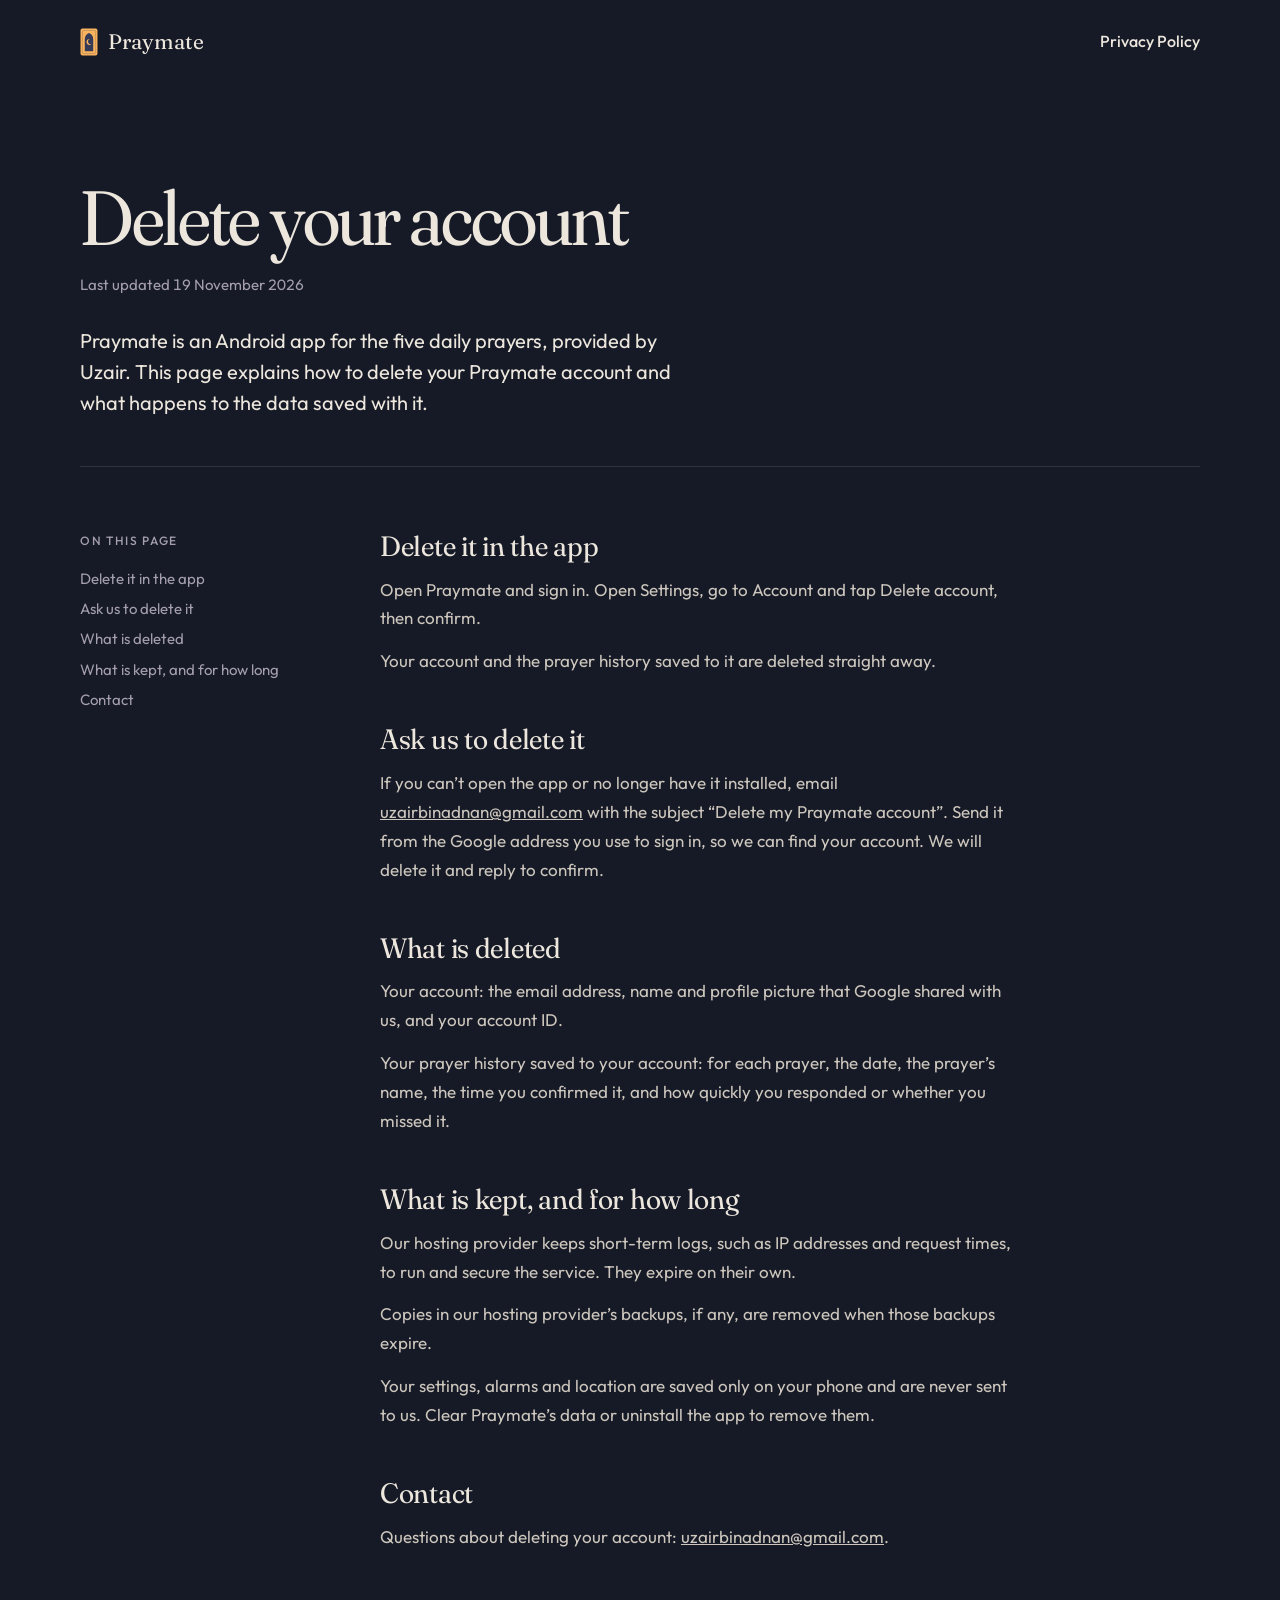
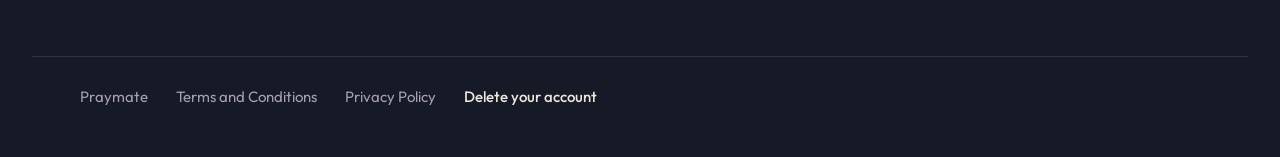
<file: delete-account.html>
<!doctype html>
<html lang="en" data-scene="dawn">
<head>
  <meta charset="utf-8">
  <meta name="viewport" content="width=device-width, initial-scale=1, viewport-fit=cover">
  <!-- The page has its own colors for each time of day. Stop browsers and
       dark mode extensions from recoloring it. -->
  <meta name="color-scheme" content="light dark">
  <meta name="darkreader-lock">
  <title>Delete your account, Praymate</title>
  <meta name="description" content="How to delete your Praymate account and the prayer history saved to it.">
  <meta name="theme-color" content="#151A26">
  <link rel="icon" href="assets/icon.svg" type="image/svg+xml">
  <link rel="apple-touch-icon" href="assets/icon-180.png">
  <link rel="preconnect" href="https://fonts.googleapis.com">
  <link rel="preconnect" href="https://fonts.gstatic.com" crossorigin>
  <link rel="stylesheet" href="https://fonts.googleapis.com/css2?family=Fraunces:opsz,wght,SOFT@9..144,300..600,0..100&display=swap">
  <link rel="stylesheet" href="styles.css">
</head>
<body class="legal-page">
  <a class="skip" href="#main">Skip to content</a>
  <header class="legal-header">
    <a class="brand" href="index.html">
      <img class="brand-mark" src="assets/logo.svg" alt="" width="20" height="30">
      <span>Praymate</span>
    </a>
    <a class="header-link" href="privacy.html">Privacy Policy</a>
  </header>

  <main id="main" class="legal">
    <div class="legal-head">
      <h1>Delete your account</h1>
      <p class="legal-updated">Last updated 19 November 2026</p>
      <p class="legal-intro">Praymate is an Android app for the five daily prayers, provided by Uzair. This page explains how to delete your Praymate account and what happens to the data saved with it.</p>
    </div>
    <div class="legal-layout">
      <nav class="legal-toc" aria-label="Sections">
        <p>On this page</p>
        <ol>
          <li><a href="#in-the-app">Delete it in the app</a></li>
          <li><a href="#by-email">Ask us to delete it</a></li>
          <li><a href="#what-is-deleted">What is deleted</a></li>
          <li><a href="#what-is-kept">What is kept, and for how long</a></li>
          <li><a href="#contact">Contact</a></li>
        </ol>
      </nav>
      <div class="legal-body">
        <section id="in-the-app">
          <h2>Delete it in the app</h2>
          <p>Open Praymate and sign in. Open Settings, go to Account and tap Delete account, then confirm.</p>
          <p>Your account and the prayer history saved to it are deleted straight away.</p>
        </section>
        <section id="by-email">
          <h2>Ask us to delete it</h2>
          <p>If you can’t open the app or no longer have it installed, email <a href="mailto:uzairbinadnan@gmail.com?subject=Delete%20my%20Praymate%20account">uzairbinadnan@gmail.com</a> with the subject “Delete my Praymate account”. Send it from the Google address you use to sign in, so we can find your account. We will delete it and reply to confirm.</p>
        </section>
        <section id="what-is-deleted">
          <h2>What is deleted</h2>
          <p>Your account: the email address, name and profile picture that Google shared with us, and your account ID.</p>
          <p>Your prayer history saved to your account: for each prayer, the date, the prayer’s name, the time you confirmed it, and how quickly you responded or whether you missed it.</p>
        </section>
        <section id="what-is-kept">
          <h2>What is kept, and for how long</h2>
          <p>Our hosting provider keeps short-term logs, such as IP addresses and request times, to run and secure the service. They expire on their own.</p>
          <p>Copies in our hosting provider’s backups, if any, are removed when those backups expire.</p>
          <p>Your settings, alarms and location are saved only on your phone and are never sent to us. Clear Praymate’s data or uninstall the app to remove them.</p>
        </section>
        <section id="contact">
          <h2>Contact</h2>
          <p>Questions about deleting your account: <a href="mailto:uzairbinadnan@gmail.com">uzairbinadnan@gmail.com</a>.</p>
        </section>
      </div>
    </div>
  </main>

  <footer class="legal-footer">
    <a href="index.html">Praymate</a>
    <a href="terms.html">Terms and Conditions</a>
    <a href="privacy.html">Privacy Policy</a>
    <a href="delete-account.html" aria-current="page">Delete your account</a>
  </footer>
</body>
</html>
</file>
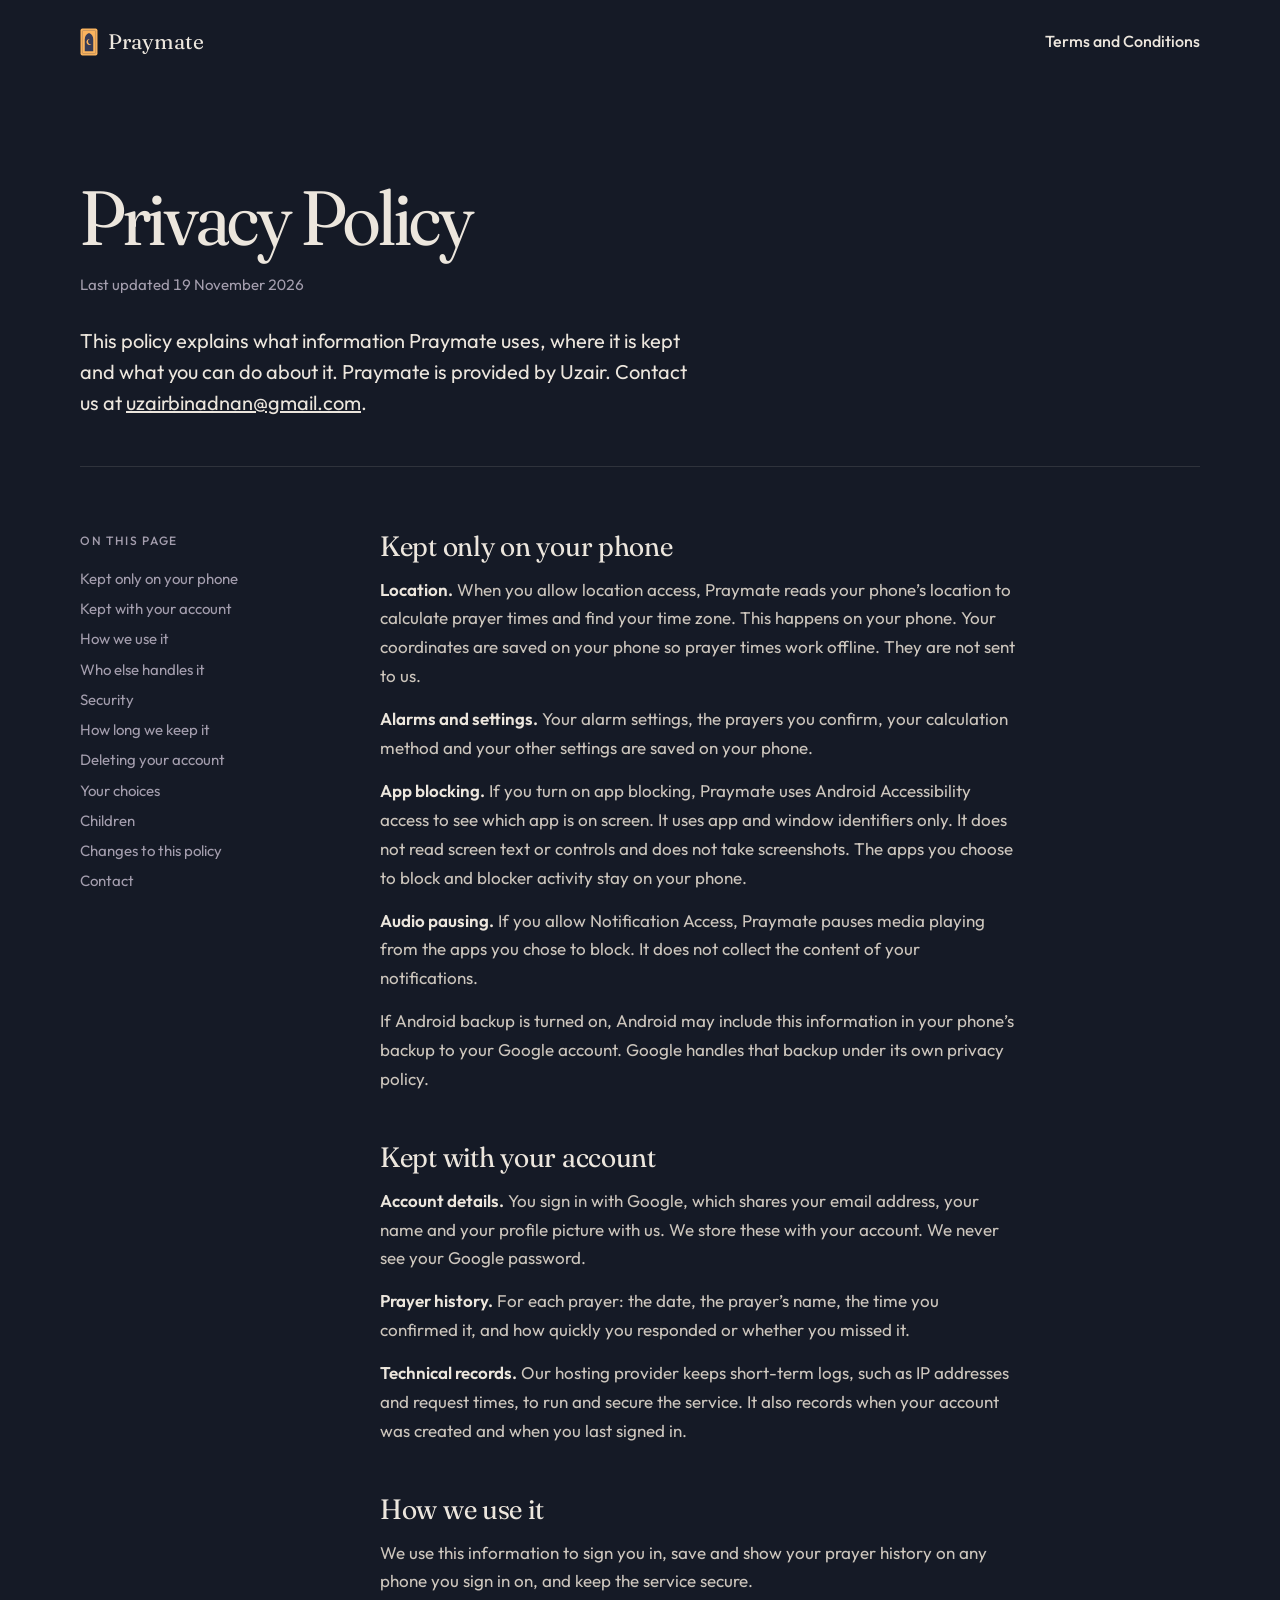
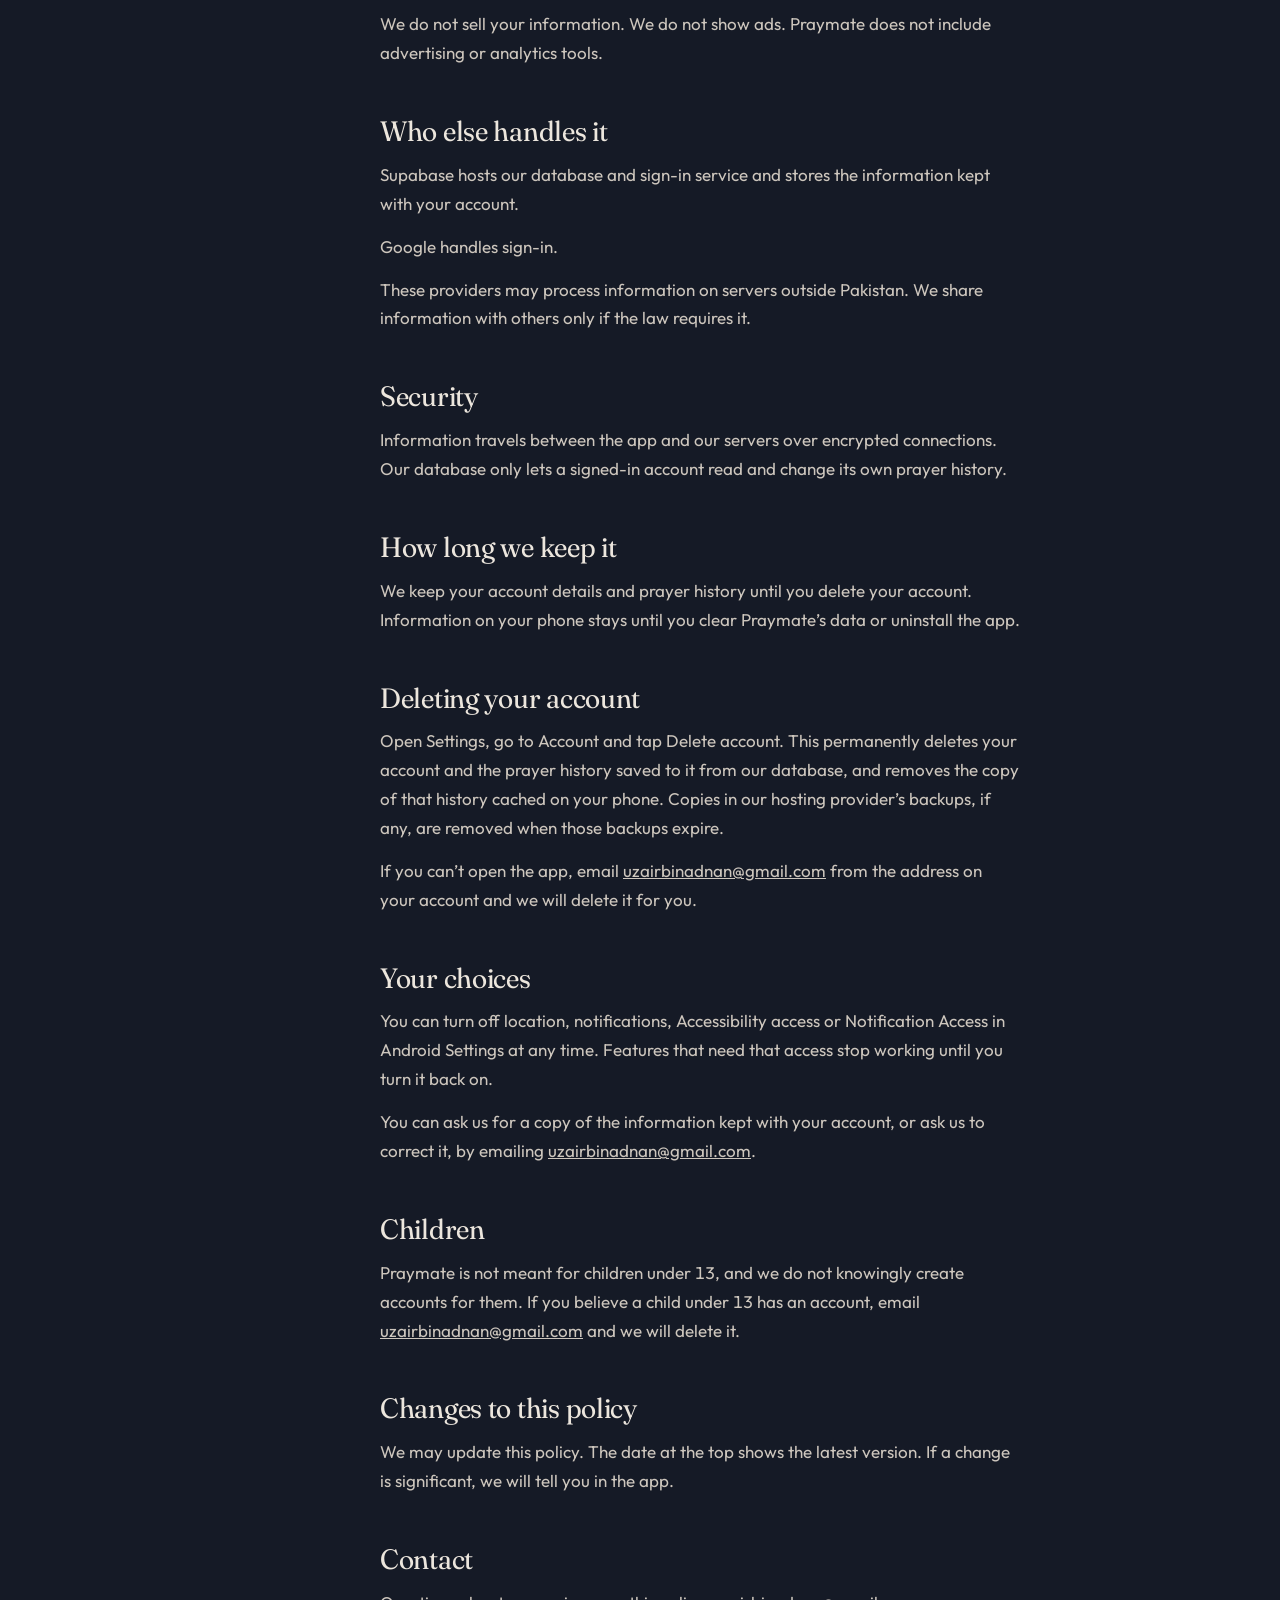
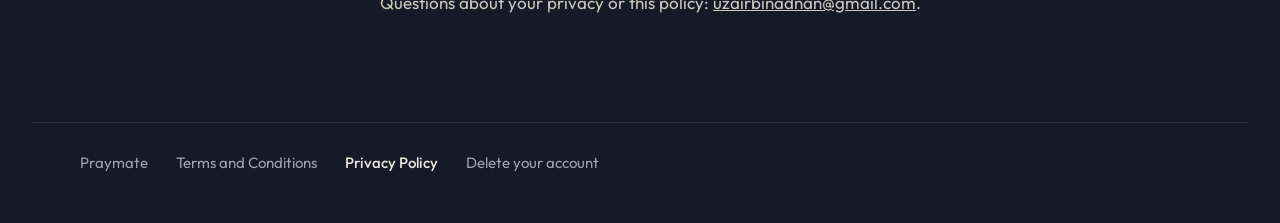
<file: privacy.html>
<!doctype html>
<html lang="en" data-scene="dawn">
<head>
  <meta charset="utf-8">
  <meta name="viewport" content="width=device-width, initial-scale=1, viewport-fit=cover">
  <!-- The page has its own colors for each time of day. Stop browsers and
       dark mode extensions from recoloring it. -->
  <meta name="color-scheme" content="light dark">
  <meta name="darkreader-lock">
  <title>Privacy Policy, Praymate</title>
  <meta name="description" content="The privacy policy for Praymate, the Android app for the five daily prayers.">
  <meta name="theme-color" content="#151A26">
  <link rel="icon" href="assets/icon.svg" type="image/svg+xml">
  <link rel="apple-touch-icon" href="assets/icon-180.png">
  <link rel="preconnect" href="https://fonts.googleapis.com">
  <link rel="preconnect" href="https://fonts.gstatic.com" crossorigin>
  <link rel="stylesheet" href="https://fonts.googleapis.com/css2?family=Fraunces:opsz,wght,SOFT@9..144,300..600,0..100&display=swap">
  <link rel="stylesheet" href="styles.css">
</head>
<body class="legal-page">
  <a class="skip" href="#main">Skip to content</a>
  <!-- Generated from the app's lib/data/legal_documents.dart. Update the app's
       file first, then copy the change here. -->
  <header class="legal-header">
    <a class="brand" href="index.html">
      <img class="brand-mark" src="assets/logo.svg" alt="" width="20" height="30">
      <span>Praymate</span>
    </a>
    <a class="header-link" href="terms.html">Terms and Conditions</a>
  </header>

  <main id="main" class="legal">
    <div class="legal-head">
      <h1>Privacy Policy</h1>
      <p class="legal-updated">Last updated 19 November 2026</p>
      <p class="legal-intro">This policy explains what information Praymate uses, where it is kept and what you can do about it. Praymate is provided by Uzair. Contact us at <a href="mailto:uzairbinadnan@gmail.com">uzairbinadnan@gmail.com</a>.</p>
    </div>
    <div class="legal-layout">
      <nav class="legal-toc" aria-label="Sections">
        <p>On this page</p>
        <ol>
          <li><a href="#kept-only-on-your-phone">Kept only on your phone</a></li>
          <li><a href="#kept-with-your-account">Kept with your account</a></li>
          <li><a href="#how-we-use-it">How we use it</a></li>
          <li><a href="#who-else-handles-it">Who else handles it</a></li>
          <li><a href="#security">Security</a></li>
          <li><a href="#how-long-we-keep-it">How long we keep it</a></li>
          <li><a href="#deleting-your-account">Deleting your account</a></li>
          <li><a href="#your-choices">Your choices</a></li>
          <li><a href="#children">Children</a></li>
          <li><a href="#changes-to-this-policy">Changes to this policy</a></li>
          <li><a href="#contact">Contact</a></li>
        </ol>
      </nav>
      <div class="legal-body">
        <section id="kept-only-on-your-phone">
          <h2>Kept only on your phone</h2>
          <p><strong>Location.</strong> When you allow location access, Praymate reads your phone’s location to calculate prayer times and find your time zone. This happens on your phone. Your coordinates are saved on your phone so prayer times work offline. They are not sent to us.</p>
          <p><strong>Alarms and settings.</strong> Your alarm settings, the prayers you confirm, your calculation method and your other settings are saved on your phone.</p>
          <p><strong>App blocking.</strong> If you turn on app blocking, Praymate uses Android Accessibility access to see which app is on screen. It uses app and window identifiers only. It does not read screen text or controls and does not take screenshots. The apps you choose to block and blocker activity stay on your phone.</p>
          <p><strong>Audio pausing.</strong> If you allow Notification Access, Praymate pauses media playing from the apps you chose to block. It does not collect the content of your notifications.</p>
          <p>If Android backup is turned on, Android may include this information in your phone’s backup to your Google account. Google handles that backup under its own privacy policy.</p>
        </section>
        <section id="kept-with-your-account">
          <h2>Kept with your account</h2>
          <p><strong>Account details.</strong> You sign in with Google, which shares your email address, your name and your profile picture with us. We store these with your account. We never see your Google password.</p>
          <p><strong>Prayer history.</strong> For each prayer: the date, the prayer’s name, the time you confirmed it, and how quickly you responded or whether you missed it.</p>
          <p><strong>Technical records.</strong> Our hosting provider keeps short-term logs, such as IP addresses and request times, to run and secure the service. It also records when your account was created and when you last signed in.</p>
        </section>
        <section id="how-we-use-it">
          <h2>How we use it</h2>
          <p>We use this information to sign you in, save and show your prayer history on any phone you sign in on, and keep the service secure.</p>
          <p>We do not sell your information. We do not show ads. Praymate does not include advertising or analytics tools.</p>
        </section>
        <section id="who-else-handles-it">
          <h2>Who else handles it</h2>
          <p>Supabase hosts our database and sign-in service and stores the information kept with your account.</p>
          <p>Google handles sign-in.</p>
          <p>These providers may process information on servers outside Pakistan. We share information with others only if the law requires it.</p>
        </section>
        <section id="security">
          <h2>Security</h2>
          <p>Information travels between the app and our servers over encrypted connections. Our database only lets a signed-in account read and change its own prayer history.</p>
        </section>
        <section id="how-long-we-keep-it">
          <h2>How long we keep it</h2>
          <p>We keep your account details and prayer history until you delete your account. Information on your phone stays until you clear Praymate’s data or uninstall the app.</p>
        </section>
        <section id="deleting-your-account">
          <h2>Deleting your account</h2>
          <p>Open Settings, go to Account and tap Delete account. This permanently deletes your account and the prayer history saved to it from our database, and removes the copy of that history cached on your phone. Copies in our hosting provider’s backups, if any, are removed when those backups expire.</p>
          <p>If you can’t open the app, email <a href="mailto:uzairbinadnan@gmail.com">uzairbinadnan@gmail.com</a> from the address on your account and we will delete it for you.</p>
        </section>
        <section id="your-choices">
          <h2>Your choices</h2>
          <p>You can turn off location, notifications, Accessibility access or Notification Access in Android Settings at any time. Features that need that access stop working until you turn it back on.</p>
          <p>You can ask us for a copy of the information kept with your account, or ask us to correct it, by emailing <a href="mailto:uzairbinadnan@gmail.com">uzairbinadnan@gmail.com</a>.</p>
        </section>
        <section id="children">
          <h2>Children</h2>
          <p>Praymate is not meant for children under 13, and we do not knowingly create accounts for them. If you believe a child under 13 has an account, email <a href="mailto:uzairbinadnan@gmail.com">uzairbinadnan@gmail.com</a> and we will delete it.</p>
        </section>
        <section id="changes-to-this-policy">
          <h2>Changes to this policy</h2>
          <p>We may update this policy. The date at the top shows the latest version. If a change is significant, we will tell you in the app.</p>
        </section>
        <section id="contact">
          <h2>Contact</h2>
          <p>Questions about your privacy or this policy: <a href="mailto:uzairbinadnan@gmail.com">uzairbinadnan@gmail.com</a>.</p>
        </section>
      </div>
    </div>
  </main>

  <footer class="legal-footer">
    <a href="index.html">Praymate</a>
    <a href="terms.html">Terms and Conditions</a>
    <a href="privacy.html" aria-current="page">Privacy Policy</a>
    <a href="delete-account.html">Delete your account</a>
  </footer>
</body>
</html>
</file>
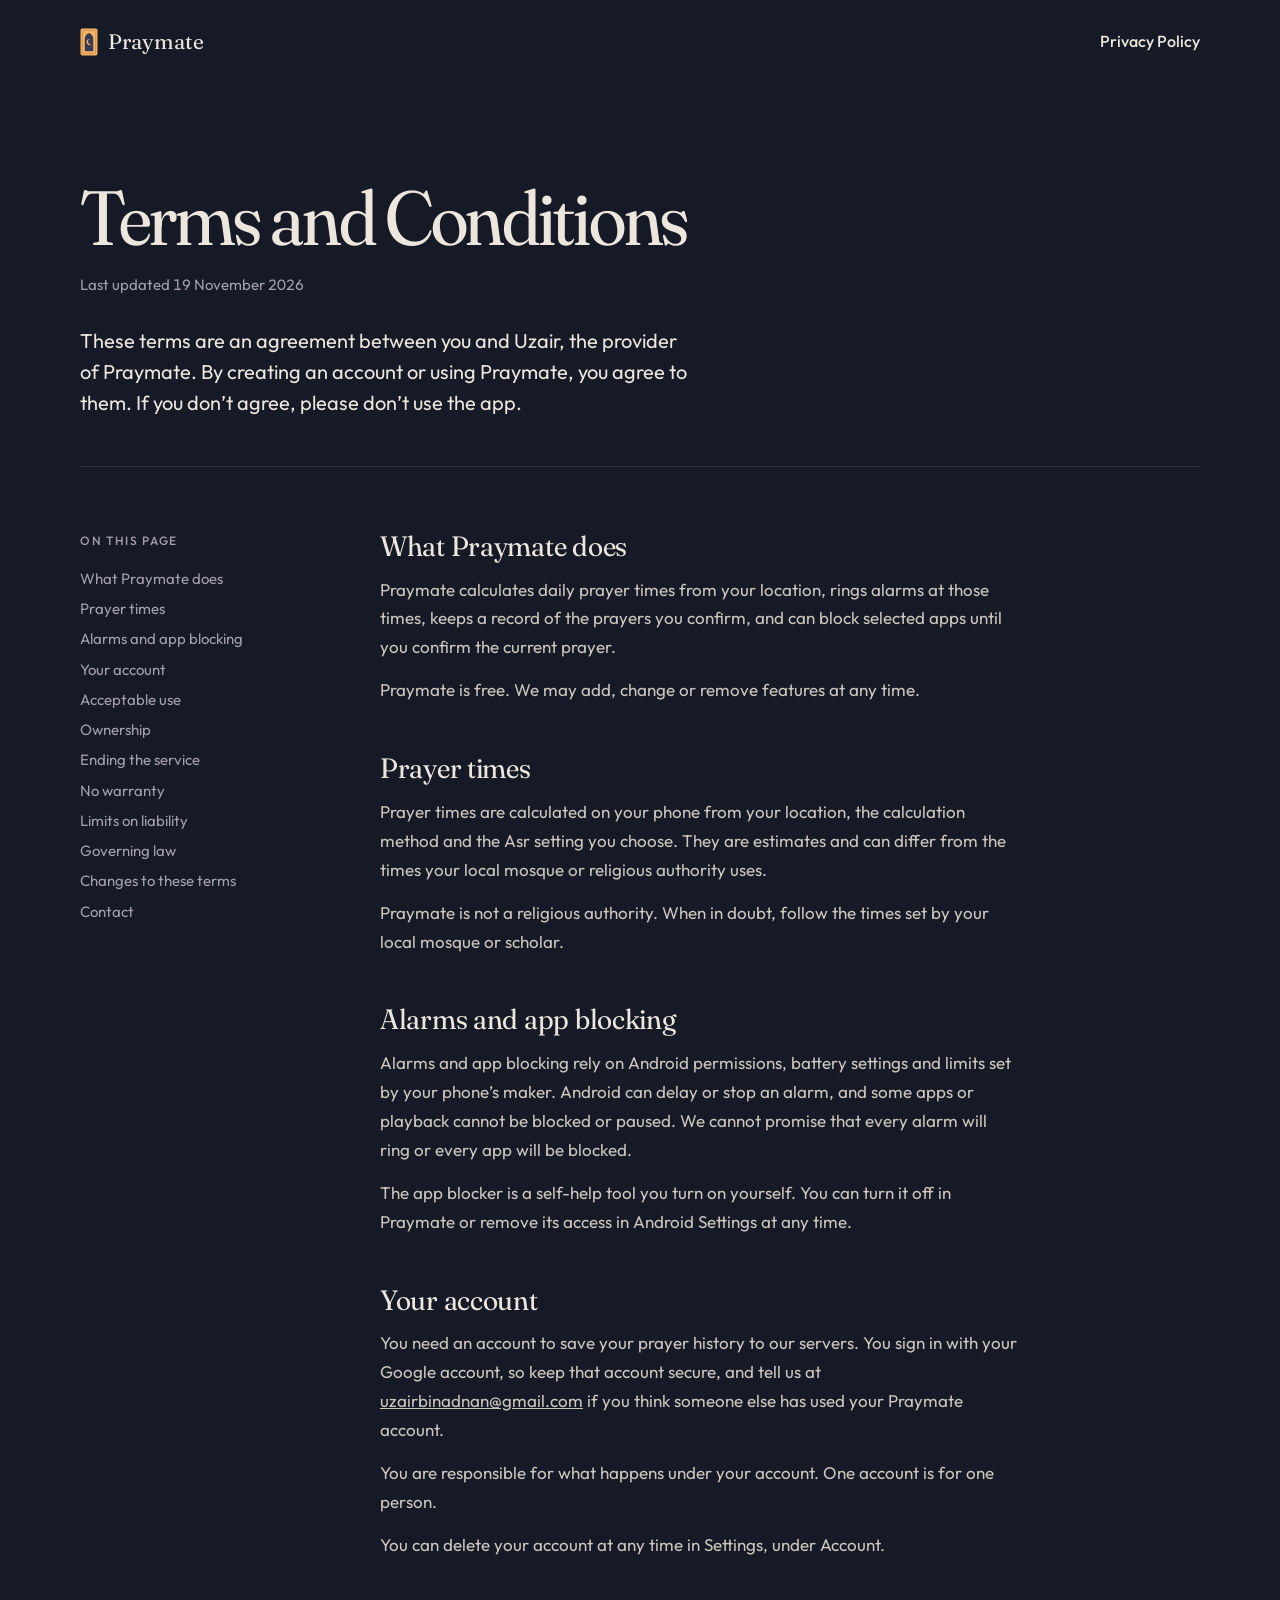
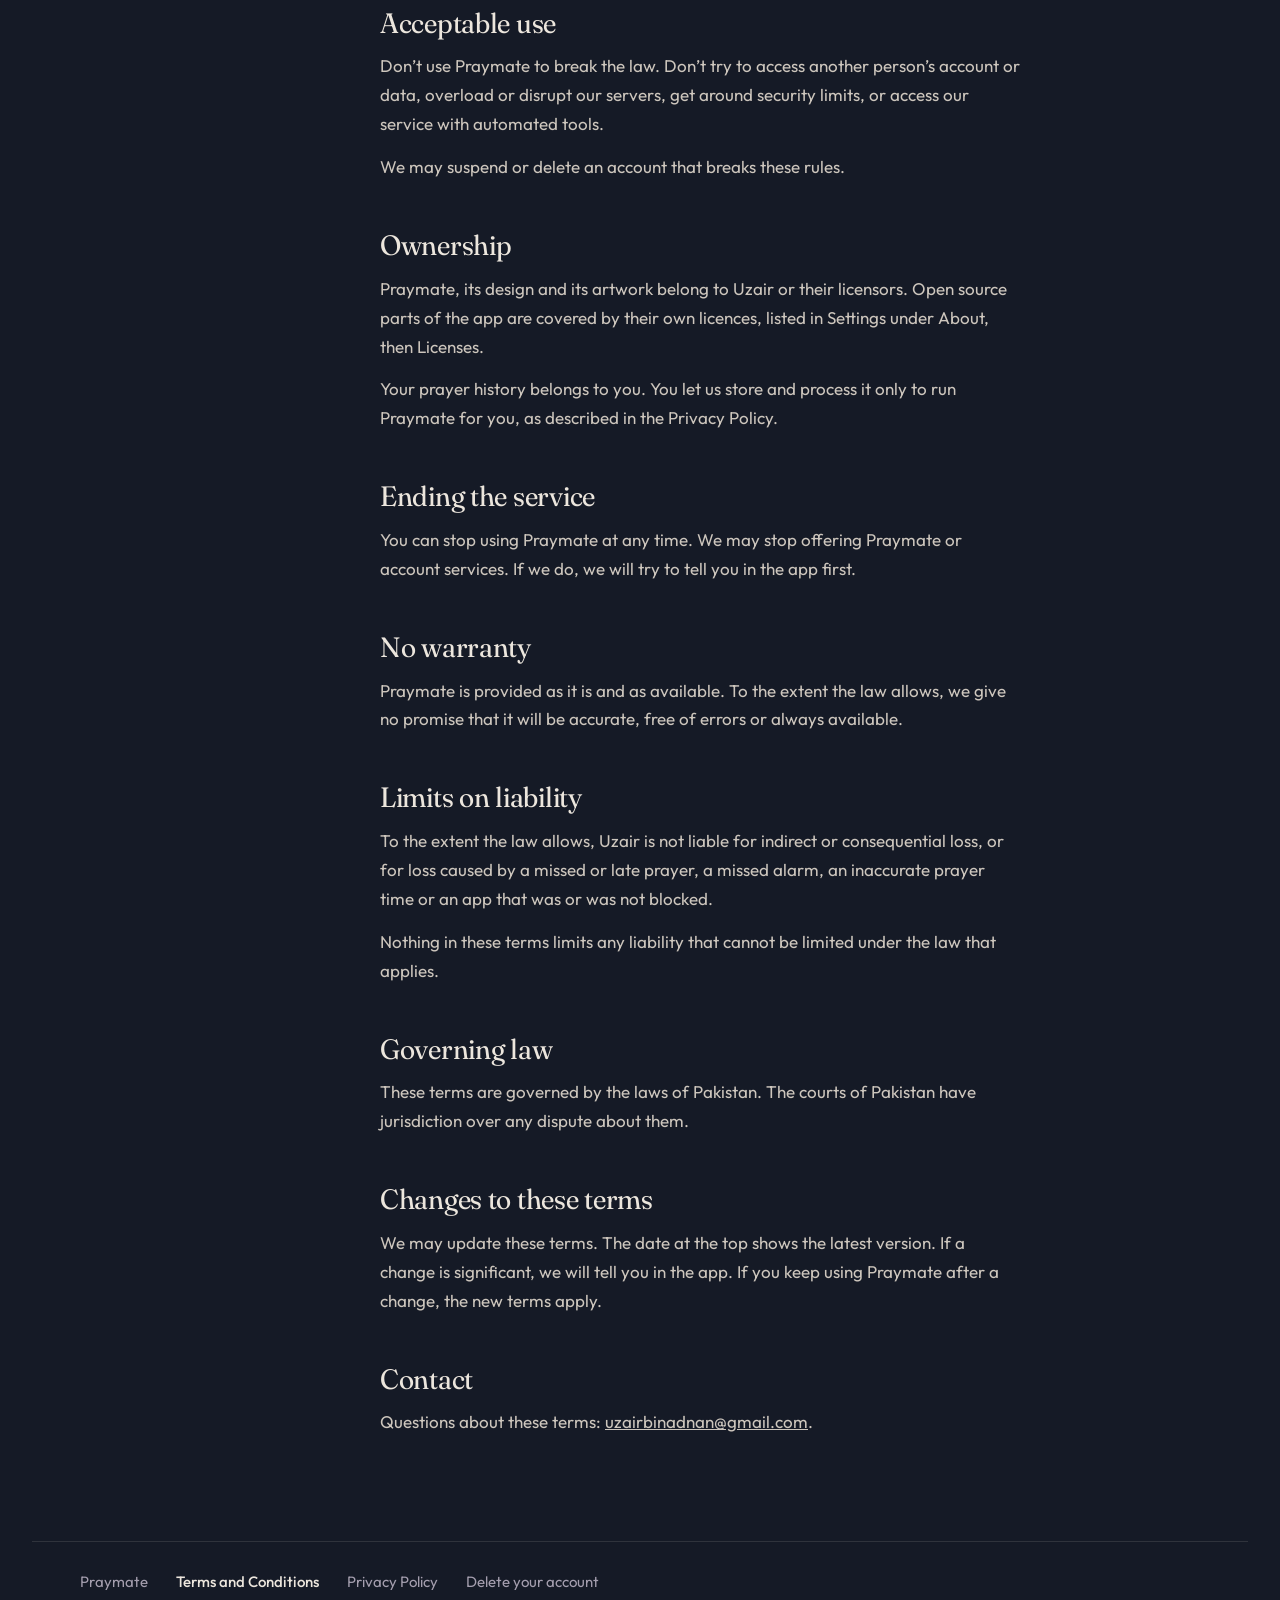
<file: terms.html>
<!doctype html>
<html lang="en" data-scene="dawn">
<head>
  <meta charset="utf-8">
  <meta name="viewport" content="width=device-width, initial-scale=1, viewport-fit=cover">
  <!-- The page has its own colors for each time of day. Stop browsers and
       dark mode extensions from recoloring it. -->
  <meta name="color-scheme" content="light dark">
  <meta name="darkreader-lock">
  <title>Terms and Conditions, Praymate</title>
  <meta name="description" content="The terms and conditions for Praymate, the Android app for the five daily prayers.">
  <meta name="theme-color" content="#151A26">
  <link rel="icon" href="assets/icon.svg" type="image/svg+xml">
  <link rel="apple-touch-icon" href="assets/icon-180.png">
  <link rel="preconnect" href="https://fonts.googleapis.com">
  <link rel="preconnect" href="https://fonts.gstatic.com" crossorigin>
  <link rel="stylesheet" href="https://fonts.googleapis.com/css2?family=Fraunces:opsz,wght,SOFT@9..144,300..600,0..100&display=swap">
  <link rel="stylesheet" href="styles.css">
</head>
<body class="legal-page">
  <a class="skip" href="#main">Skip to content</a>
  <!-- Generated from the app's lib/data/legal_documents.dart. Update the app's
       file first, then copy the change here. -->
  <header class="legal-header">
    <a class="brand" href="index.html">
      <img class="brand-mark" src="assets/logo.svg" alt="" width="20" height="30">
      <span>Praymate</span>
    </a>
    <a class="header-link" href="privacy.html">Privacy Policy</a>
  </header>

  <main id="main" class="legal">
    <div class="legal-head">
      <h1>Terms and Conditions</h1>
      <p class="legal-updated">Last updated 19 November 2026</p>
      <p class="legal-intro">These terms are an agreement between you and Uzair, the provider of Praymate. By creating an account or using Praymate, you agree to them. If you don’t agree, please don’t use the app.</p>
    </div>
    <div class="legal-layout">
      <nav class="legal-toc" aria-label="Sections">
        <p>On this page</p>
        <ol>
          <li><a href="#what-praymate-does">What Praymate does</a></li>
          <li><a href="#prayer-times">Prayer times</a></li>
          <li><a href="#alarms-and-app-blocking">Alarms and app blocking</a></li>
          <li><a href="#your-account">Your account</a></li>
          <li><a href="#acceptable-use">Acceptable use</a></li>
          <li><a href="#ownership">Ownership</a></li>
          <li><a href="#ending-the-service">Ending the service</a></li>
          <li><a href="#no-warranty">No warranty</a></li>
          <li><a href="#limits-on-liability">Limits on liability</a></li>
          <li><a href="#governing-law">Governing law</a></li>
          <li><a href="#changes-to-these-terms">Changes to these terms</a></li>
          <li><a href="#contact">Contact</a></li>
        </ol>
      </nav>
      <div class="legal-body">
        <section id="what-praymate-does">
          <h2>What Praymate does</h2>
          <p>Praymate calculates daily prayer times from your location, rings alarms at those times, keeps a record of the prayers you confirm, and can block selected apps until you confirm the current prayer.</p>
          <p>Praymate is free. We may add, change or remove features at any time.</p>
        </section>
        <section id="prayer-times">
          <h2>Prayer times</h2>
          <p>Prayer times are calculated on your phone from your location, the calculation method and the Asr setting you choose. They are estimates and can differ from the times your local mosque or religious authority uses.</p>
          <p>Praymate is not a religious authority. When in doubt, follow the times set by your local mosque or scholar.</p>
        </section>
        <section id="alarms-and-app-blocking">
          <h2>Alarms and app blocking</h2>
          <p>Alarms and app blocking rely on Android permissions, battery settings and limits set by your phone’s maker. Android can delay or stop an alarm, and some apps or playback cannot be blocked or paused. We cannot promise that every alarm will ring or every app will be blocked.</p>
          <p>The app blocker is a self-help tool you turn on yourself. You can turn it off in Praymate or remove its access in Android Settings at any time.</p>
        </section>
        <section id="your-account">
          <h2>Your account</h2>
          <p>You need an account to save your prayer history to our servers. You sign in with your Google account, so keep that account secure, and tell us at <a href="mailto:uzairbinadnan@gmail.com">uzairbinadnan@gmail.com</a> if you think someone else has used your Praymate account.</p>
          <p>You are responsible for what happens under your account. One account is for one person.</p>
          <p>You can delete your account at any time in Settings, under Account.</p>
        </section>
        <section id="acceptable-use">
          <h2>Acceptable use</h2>
          <p>Don’t use Praymate to break the law. Don’t try to access another person’s account or data, overload or disrupt our servers, get around security limits, or access our service with automated tools.</p>
          <p>We may suspend or delete an account that breaks these rules.</p>
        </section>
        <section id="ownership">
          <h2>Ownership</h2>
          <p>Praymate, its design and its artwork belong to Uzair or their licensors. Open source parts of the app are covered by their own licences, listed in Settings under About, then Licenses.</p>
          <p>Your prayer history belongs to you. You let us store and process it only to run Praymate for you, as described in the Privacy Policy.</p>
        </section>
        <section id="ending-the-service">
          <h2>Ending the service</h2>
          <p>You can stop using Praymate at any time. We may stop offering Praymate or account services. If we do, we will try to tell you in the app first.</p>
        </section>
        <section id="no-warranty">
          <h2>No warranty</h2>
          <p>Praymate is provided as it is and as available. To the extent the law allows, we give no promise that it will be accurate, free of errors or always available.</p>
        </section>
        <section id="limits-on-liability">
          <h2>Limits on liability</h2>
          <p>To the extent the law allows, Uzair is not liable for indirect or consequential loss, or for loss caused by a missed or late prayer, a missed alarm, an inaccurate prayer time or an app that was or was not blocked.</p>
          <p>Nothing in these terms limits any liability that cannot be limited under the law that applies.</p>
        </section>
        <section id="governing-law">
          <h2>Governing law</h2>
          <p>These terms are governed by the laws of Pakistan. The courts of Pakistan have jurisdiction over any dispute about them.</p>
        </section>
        <section id="changes-to-these-terms">
          <h2>Changes to these terms</h2>
          <p>We may update these terms. The date at the top shows the latest version. If a change is significant, we will tell you in the app. If you keep using Praymate after a change, the new terms apply.</p>
        </section>
        <section id="contact">
          <h2>Contact</h2>
          <p>Questions about these terms: <a href="mailto:uzairbinadnan@gmail.com">uzairbinadnan@gmail.com</a>.</p>
        </section>
      </div>
    </div>
  </main>

  <footer class="legal-footer">
    <a href="index.html">Praymate</a>
    <a href="terms.html" aria-current="page">Terms and Conditions</a>
    <a href="privacy.html">Privacy Policy</a>
    <a href="delete-account.html">Delete your account</a>
  </footer>
</body>
</html>
</file>
<file: styles.css>
/* Praymate website. Colors come from the app's HomePalette
   (lib/theme/home_palette.dart): each time of day has its own ground, box,
   text and accent colors, and the page follows the time of day. */

@font-face { font-family: "Outfit"; src: url("assets/fonts/Outfit-Regular.woff2") format("woff2"); font-weight: 400; font-display: swap; }
@font-face { font-family: "Outfit"; src: url("assets/fonts/Outfit-Medium.woff2") format("woff2"); font-weight: 500; font-display: swap; }
@font-face { font-family: "Outfit"; src: url("assets/fonts/Outfit-SemiBold.woff2") format("woff2"); font-weight: 600; font-display: swap; }
@font-face { font-family: "Outfit"; src: url("assets/fonts/Outfit-Bold.woff2") format("woff2"); font-weight: 700; font-display: swap; }

:root {
  --delft: #353B56;
  --earth: #FBB45E;
  --cream: #F6F1EA;
  --deep: #1C2032;
  --hero-text: #FFF9EF;
  --prayed: #A4D9BC;

  --serif: "Fraunces", Georgia, "Times New Roman", serif;
  --sans: "Outfit", system-ui, sans-serif;

  --gutter: 24px;
  --max: 1120px;
  --ease: cubic-bezier(.2, .7, .2, 1);
  --ease-out: cubic-bezier(.16, 1, .3, 1);
  --ease-io: cubic-bezier(.65, 0, .3, 1);
  --ease-zoom: cubic-bezier(.32, 0, .67, 0);   /* ease in: starts slow, ends fast */
  --ease-pan: cubic-bezier(.7, 0, .25, 1);      /* starts slowly, speeds up, then settles */

  /* Hero sizes. 0 is the opening view, 1 the band it shrinks to as you
     scroll. B is the height of the picture's box, S the side of the square
     artwork, cx where the artwork's center sits across the page. The
     Kaaba's top sits at B - .34 S and its base at B - .1 S. */
  /* The hero fills the screen. On a tall phone the scene grows with it, up
     to twice the screen width, so the Kaaba stays near the text. */
  --cx: 50%;
  --pan-x: 0px;                       /* moves the Kaaba from --cx to the middle */
  --B0: max(100svh, calc(330px + 60vw));
  --S0: clamp(150vw, calc((var(--B0) - 330px) * 1.6), 210vw);
  --S1: 95vw;
  --B1: calc(130px + var(--S1) * .34);
  --T: calc(var(--B0) - var(--B1));   /* scroll distance of the collapse */
  --p: 0;                             /* collapse progress, set by app.js */
  --arch: 62vw;                       /* width of the arch the hero opens from */
}

/* Time-of-day palettes. A section can set its own data-scene. Each scene
   keeps its hue as a deep ground with cream text, so only the artwork is
   bright. bg is the page, surface a box on it, raised a box that stands out. */
[data-scene] {
  --text: #F3EEE6; --track: rgba(243, 238, 230, .08); --accent: var(--earth);
}
[data-scene="dawn"] {
  --bg: #221C2E; --surface: #2C2439; --raised: #372D47; --secondary: #C3B6C6;
  --sky-top: #17184D;
}
[data-scene="day"] {
  --bg: #172231; --surface: #1F2D40; --raised: #283850; --secondary: #B8C2CF;
  --sky-top: #3984D4;
}
[data-scene="evening"] {
  --bg: #251B2A; --surface: #302436; --raised: #3B2D43; --secondary: #CBB8BF;
  --sky-top: #5C4B71;
}
[data-scene="night"] {
  --bg: #111A28; --surface: #182436; --raised: #213048; --secondary: #BCC4D2;
  --sky-top: #0D253F;
}

*, *::before, *::after { box-sizing: border-box; }

html { color-scheme: light dark; -webkit-text-size-adjust: 100%; scroll-behavior: smooth; background: var(--deep); }
[hidden] { display: none !important; }

body {
  margin: 0;
  background: var(--bg);
  color: var(--text);
  font-family: var(--sans);
  font-size: 18px;
  line-height: 1.6;
  font-variant-numeric: tabular-nums;
  transition: background-color .6s var(--ease), color .6s var(--ease);
  overflow-x: hidden;
}

img { display: block; max-width: 100%; height: auto; }
h1, h2, h3 { margin: 0; font-family: var(--serif); font-weight: 400; line-height: 1.1; }
p { margin: 0; }
a { color: inherit; }

:focus-visible { outline: 3px solid var(--earth); outline-offset: 3px; border-radius: 6px; }

.visually-hidden {
  position: absolute; width: 1px; height: 1px; overflow: hidden;
  clip-path: inset(50%); white-space: nowrap;
}
.skip {
  position: absolute; left: 12px; top: -60px; z-index: 20;
  background: var(--deep); color: var(--cream); padding: 10px 16px; border-radius: 12px;
}
.skip:focus { top: 12px; }

/* The one button style. The arrow slides on hover. */
.button {
  display: inline-flex; align-items: center; gap: 12px;
  min-height: 52px; padding: 0 22px 0 26px; border-radius: 999px;
  background: var(--earth); color: #251211;
  font-weight: 500; font-size: 17px; text-decoration: none;
  transition: background-color .25s var(--ease);
}
.button:hover { background: #FCC57F; }
.button-arrow {
  width: 16px; height: 16px; flex: none;
  fill: none; stroke: currentColor; stroke-width: 1.6; stroke-linecap: round; stroke-linejoin: round;
  transition: transform .35s var(--ease-out);
}
.button:hover .button-arrow, .button:focus-visible .button-arrow { transform: translateX(5px); }

.text-button {
  font: inherit; font-size: 16px; font-weight: 500; color: var(--text);
  background: none; border: 0; padding: 10px 0; cursor: pointer;
  text-decoration: underline; text-decoration-thickness: 1px; text-underline-offset: 5px;
  text-decoration-color: color-mix(in srgb, currentColor 40%, transparent);
  transition: text-decoration-color .2s var(--ease);
}
.text-button:hover { text-decoration-color: currentColor; }

/* Header, over the sky */
.site-header {
  position: absolute; inset: 0 0 auto 0; z-index: 5;
  display: flex; align-items: center; justify-content: space-between; gap: 16px;
  max-width: calc(var(--max) + 2 * var(--gutter)); margin: 0 auto;
  padding: 18px var(--gutter);
  color: var(--hero-text);
}
.brand {
  display: inline-flex; align-items: center; gap: 10px; min-height: 48px;
  text-decoration: none; font-family: var(--serif); font-size: 21px;
}
/* The brand gives way to the band title as the hero collapses. */
.brand { opacity: calc(1 - var(--band-o, 0)); }
.brand-mark { width: auto; height: 28px; }
.header-link {
  display: inline-flex; align-items: center; min-height: 48px;
  font-size: 16px; font-weight: 500; text-decoration: none;
  background: linear-gradient(currentColor, currentColor) 0 calc(50% + 13px) / 0 1px no-repeat;
  transition: background-size .35s var(--ease-out);
}
.header-link:hover { background-size: 100% 1px; }

/* Hero. It stays pinned while the page scrolls by T, and its picture
   shrinks from B0 to B1 over that distance, so the content below stays
   attached to the picture's lower edge and the Kaaba rises, like the app's
   switch from Home to another tab. */
.intro { height: calc(var(--B0) + var(--T)); }
.hero {
  position: sticky; top: 0;
  height: var(--B0);
  overflow: hidden;
  background: var(--bg);
  color: var(--hero-text);
  transition: background-color .6s var(--ease);
}
.after { position: relative; z-index: 1; margin-top: calc(-1 * var(--T)); }

.art-box {
  position: absolute; inset: 0 0 auto 0;
  height: calc(var(--B0) - var(--T) * var(--p));
  overflow: hidden;
  background: var(--sky-top);
  transition: background-color .6s var(--ease);
}
.hero { --S: calc(var(--S0) + (var(--S1) - var(--S0)) * var(--p)); }
.stage {
  position: absolute; left: var(--cx); bottom: calc(var(--S) * -.1);
  width: var(--S); height: var(--S); margin-left: calc(var(--S) * -.5);
  transform-origin: 50% 70%;
}
.art {
  position: absolute; top: 0; left: 50%;
  height: 100%; width: auto; max-width: none;
  transform: translateX(-50%);
  opacity: 0;
  transition: opacity .7s var(--ease);
}
/* A sharper square of the scene sits over the middle of the wide art, with
   soft sides so the join does not show. */
.art-center {
  left: 0; width: 100%; height: 100%; transform: none;
  -webkit-mask-image: linear-gradient(to right, transparent, #000 8%, #000 92%, transparent);
  mask-image: linear-gradient(to right, transparent, #000 8%, #000 92%, transparent);
}
[data-scene="dawn"] .art[data-art="dawn"],
[data-scene="day"] .art[data-art="day"],
[data-scene="evening"] .art[data-art="evening"],
[data-scene="night"] .art[data-art="night"] { opacity: 1; }

.ground-fade {
  position: absolute; left: -300%; right: -300%; bottom: 9.5%; height: 9%;
  background: linear-gradient(to bottom, transparent, color-mix(in srgb, var(--bg) 55%, transparent) 45%, var(--bg));
  transition: background .6s var(--ease);
}
/* Below the fade the ground is plain page color. It only shows while the
   opening zoom lifts the scene. */
.ground-fade::after {
  content: ""; position: absolute; top: 100%; left: 0; right: 0; height: 300%;
  background: var(--bg); transition: background-color .6s var(--ease);
}
/* Details over the painted sky: stars, a crescent moon, clouds and birds.
   They stay above the palm tops, which sit at B - .28 S. */
.sky {
  position: absolute; left: 0; right: 0; top: 0;
  height: max(0px, calc(100% - var(--S) * .42));
  overflow: hidden; pointer-events: none;
}
.stars, .clouds, .flock, .moon { opacity: 0; transition: opacity 1s var(--ease); }
.stars { position: absolute; inset: 0; -webkit-mask-image: linear-gradient(#000 35%, transparent); mask-image: linear-gradient(#000 35%, transparent); }
.stars i {
  position: absolute; border-radius: 50%; background: #FFF6E6;
  box-shadow: 0 0 4px rgba(255, 246, 230, .8);
  animation: twinkle var(--t) ease-in-out var(--d) infinite alternate;
}
@keyframes twinkle { from { opacity: .1; transform: scale(.6); } to { opacity: 1; transform: scale(1.15); } }
.moon {
  position: absolute; right: 12%; top: 20%; width: clamp(30px, 2.8vw, 48px);
  fill: #FFF3DC; filter: drop-shadow(0 0 14px rgba(255, 238, 205, .6));
}
/* Soft clouds: three blurred puffs, tinted by --cloud-rgb. */
.cloud {
  position: absolute; left: 0; top: var(--y); width: var(--w); height: calc(var(--w) * .3);
  background: radial-gradient(closest-side, rgb(var(--cloud-rgb, 255 255 255) / .55), rgb(var(--cloud-rgb, 255 255 255) / 0));
  animation: drift var(--t) linear var(--d) infinite;
}
.cloud::before, .cloud::after {
  content: ""; position: absolute; border-radius: 50%;
  background: radial-gradient(closest-side, rgb(var(--cloud-rgb, 255 255 255) / .5), rgb(var(--cloud-rgb, 255 255 255) / 0));
}
.cloud::before { width: 55%; height: 120%; left: 14%; top: -45%; }
.cloud::after { width: 45%; height: 100%; left: 46%; top: -30%; }
@keyframes drift { from { transform: translateX(-40vw); } to { transform: translateX(110vw); } }
.bird { position: absolute; left: 0; top: var(--y); width: var(--w); animation: fly var(--t) linear var(--d) infinite; }
.bird svg {
  display: block; width: 100%; fill: none; stroke: #1E1B30; stroke-width: 1.7; stroke-linecap: round;
  animation: flap .8s ease-in-out infinite alternate;
}
@keyframes fly { from { transform: translate(-40px, 0); } to { transform: translate(calc(100vw + 40px), -40px); } }
@keyframes flap { to { transform: scaleY(.4); } }

[data-scene="dawn"] .stars { opacity: .9; }
[data-scene="night"] .stars { opacity: 1; }
[data-scene="evening"] .stars { opacity: .3; }
[data-scene="dawn"] .moon { opacity: .9; }
[data-scene="night"] .moon { opacity: 1; }
[data-scene="day"] .clouds { opacity: 1; }
[data-scene="evening"] .clouds { opacity: .5; }
[data-scene="dawn"] .clouds { opacity: .5; }
[data-scene="dawn"] .cloud { --cloud-rgb: 232 196 222; }
[data-scene="evening"] .cloud { --cloud-rgb: 243 194 168; }
[data-scene="dawn"] .flock, [data-scene="evening"] .flock { opacity: .6; }
[data-scene="day"] .flock { opacity: .5; }

/* Dims the artwork so it sits behind the text, most on the text's side. */
.art-dim {
  position: absolute; inset: 0;
  background: linear-gradient(to bottom, rgba(8, 10, 26, .72), rgba(8, 10, 26, .5) 45%, rgba(8, 10, 26, .38));
}
/* Darkens the top of the sky behind the text. */
.art-shade {
  position: absolute; inset: 0;
  background: linear-gradient(to bottom, rgba(10, 20, 40, .3), rgba(10, 20, 40, .06) 40%, transparent 60%);
}

.hero-text {
  position: relative; z-index: 2;
  max-width: calc(var(--max) + 2 * var(--gutter)); margin: 0 auto;
  padding: 104px var(--gutter) 0;
  opacity: var(--home-o, 1);
  transform: translateY(calc(var(--home-y, 0) * 1px));
}
.hero-text[data-gone] { visibility: hidden; }
.wordmark {
  font-size: clamp(64px, 9.5vw, 144px);
  font-weight: 350;
  font-variation-settings: "opsz" 144, "SOFT" 50;
  letter-spacing: -.035em;
  line-height: .95;
  margin-left: -.05em;
  text-shadow: 0 2px 40px rgba(10, 16, 40, .2);
}
.hero-line {
  margin: 20px 0 32px; max-width: 24ch;
  font-size: clamp(18px, 1.5vw, 21px); line-height: 1.45;
  text-shadow: 0 1px 16px rgba(10, 16, 40, .3);
}

/* On first load the Kaaba waits behind a small arch window in the middle
   of the screen, and the page zooms into it. The dark cover around the
   window grows until the window is bigger than the screen. The scene behind
   stays still until the zoom is a quarter done (--pan-at), then grows a
   little and moves the Kaaba to its place at about the window's pace,
   slowing to a stop once the window is gone. The picture darkens as the
   window leaves the screen, and the text comes in as the Kaaba settles. Only transform
   and opacity change, so the browser runs it on the graphics card and it
   stays smooth. app.js adds is-open once the picture has loaded, and sets
   --k, the scale at which the window covers the whole screen. */
.hero {
  --zoom: 1.2s; --pan-at: calc(var(--zoom) * .25); --pan: 1.6s;
  --text-in: calc(var(--pan-at) + var(--pan) * .6);
}
.portal { display: none; }
.is-revealing .portal { display: block; position: absolute; inset: 0; z-index: 1; overflow: hidden; pointer-events: none; }
.portal-arch {
  position: absolute; left: 50%; top: 50%;
  width: var(--arch); height: calc(var(--S0) * .49);
  margin: calc(var(--S0) * -.245) 0 0 calc(var(--arch) / -2);
  border-radius: calc(var(--arch) / 2) calc(var(--arch) / 2) 20px 20px;
  box-shadow: 0 0 0 150vmax var(--bg);
  will-change: scale;
}
.is-revealing .stage {
  translate: var(--pan-x) calc(var(--S0) * .275 - var(--B0) / 2);
  scale: .8;
  will-change: translate, scale;
}
.is-revealing .art-dim, .is-revealing .art-shade { opacity: 0; }
.is-revealing .site-header,
.is-revealing .hero-text > * { opacity: 0; transform: translateY(14px); }
.is-revealing.is-open .portal-arch { scale: var(--k, 8); transition: scale var(--zoom) var(--ease-zoom); }
.is-revealing.is-open .stage {
  translate: 0px 0px; scale: 1;
  transition: translate var(--pan) var(--ease-pan) var(--pan-at), scale var(--pan) var(--ease-pan) var(--pan-at);
}
.is-revealing.is-open .art-dim, .is-revealing.is-open .art-shade {
  opacity: 1; transition: opacity .9s var(--ease-io) calc(var(--zoom) - .3s);
}
.is-revealing.is-open .site-header,
.is-revealing.is-open .hero-text > * {
  opacity: 1; transform: none;
  transition: opacity .55s var(--ease) var(--text-in), transform .75s var(--ease-out) var(--text-in);
}
.is-revealing.is-open .hero-line { transition-delay: calc(var(--text-in) + .07s); }
.is-revealing.is-open .hero-text > .button {
  transition-delay: calc(var(--text-in) + .14s), calc(var(--text-in) + .14s);
  transition-property: opacity, transform, background-color;
}

/* The title that rises in on the band, like a tab page's title. */
.band-text {
  position: absolute; z-index: 6; left: 0; right: 0; top: 24px;
  max-width: calc(var(--max) + 2 * var(--gutter)); margin: 0 auto;
  padding: 0 var(--gutter);
  text-shadow: 0 1px 12px rgba(0, 0, 0, .25);
  opacity: var(--band-o, 0);
  transform: translateY(calc(var(--band-y, 10) * 1px));
  pointer-events: none;
}
.band-title {
  font-family: var(--serif); font-size: clamp(32px, 3.4vw, 46px);
  font-variation-settings: "opsz" 144, "SOFT" 50;
  letter-spacing: -.025em; line-height: 1;
}

/* Features, one at a time, all on the same left edge */
.feature {
  max-width: calc(var(--max) + 2 * var(--gutter)); margin: 0 auto;
  padding: 112px var(--gutter) 0;
  display: grid; gap: 40px;
}
.feature:first-child { padding-top: 56px; }
.feature h2 {
  font-size: clamp(34px, 3.8vw, 52px);
  font-variation-settings: "opsz" 96, "SOFT" 30;
  letter-spacing: -.02em; line-height: 1.08;
  max-width: 14ch;
}
.feature-copy { display: grid; gap: 18px; align-content: center; }
.feature-copy p { max-width: 30rem; color: var(--secondary); }
.feature-copy .feature-try { font-size: 16px; color: var(--text); }
.feature-visual { min-width: 0; }

/* Prayer times */
.schedule { max-width: 500px; width: 100%; }
.schedule-head { display: flex; flex-wrap: wrap; align-items: baseline; justify-content: space-between; gap: 4px 16px; margin-bottom: 16px; }
.schedule-date { font-size: 15px; color: var(--secondary); }
.schedule-hijri { font-family: var(--serif); font-size: 22px; }
.rows { list-style: none; margin: 0; padding: 0; display: grid; gap: 8px; }
.row {
  display: grid; grid-template-columns: auto 1fr auto; align-items: center; gap: 16px;
  padding: 12px 22px 12px 12px; border-radius: 22px;
  background: var(--surface);
  transition: background-color .6s var(--ease);
}
.row-icon {
  width: 42px; height: 42px; border-radius: 14px; display: grid; place-items: center;
  background: var(--track); color: var(--secondary);
}
.row-icon svg { width: 22px; height: 22px; }
.row-name { display: flex; align-items: center; gap: 12px; font-size: 18px; font-weight: 500; }
.row-time { font-size: 19px; font-weight: 500; white-space: nowrap; }
.row-time small { font-size: 13px; margin-left: 3px; }
.row.is-past .row-name, .row.is-past .row-time { opacity: .55; }
.row.is-next { background: var(--raised); box-shadow: inset 0 0 0 1px rgba(251, 180, 94, .45); }
.row.is-next .row-icon { background: rgba(251, 180, 94, .14); color: var(--earth); }
.pill {
  font-size: 13px; font-weight: 500; padding: 2px 10px; border-radius: 999px;
  background: rgba(251, 180, 94, .18); color: var(--earth);
}
.place { margin-top: 14px; display: flex; flex-wrap: wrap; align-items: center; justify-content: space-between; gap: 0 16px; font-size: 16px; }
.place-status { flex-basis: 100%; font-size: 15px; color: var(--secondary); }
.place-status:empty { display: none; }

/* Alarms */
.alarms { max-width: 500px; width: 100%; display: grid; gap: 8px; }
.alarm-rows { display: grid; gap: 8px; }
/* The Next alarm card stays put while its text fades out, changes, and
   fades back in. */
.alarm-next > * { transition: opacity .2s var(--ease-io), transform .2s var(--ease-io); }
.alarm-next.is-fading > * { opacity: 0; transform: translateY(4px); }
.alarm-next {
  overflow: hidden;
  background: var(--raised); color: var(--text);
  border-radius: 28px; padding: 26px 28px 24px; margin-bottom: 6px;
}
.alarm-next-label { color: var(--earth); font-size: 15px; font-weight: 500; }
.alarm-next-time {
  font-family: var(--serif); font-variation-settings: "opsz" 144;
  font-size: clamp(48px, 6vw, 68px); letter-spacing: -.02em; line-height: 1;
  color: var(--earth); margin-top: 10px;
}
.alarm-next-time small { font-size: .42em; margin-left: .15em; letter-spacing: 0; }
.alarm-next-name { margin-top: 12px; font-size: 18px; }
.alarm-next-none { margin-top: 10px; font-size: 18px; }
.alarm-row {
  display: grid; grid-template-columns: minmax(0, 1fr) auto; align-items: center; column-gap: 10px;
  padding: 0 14px 0 0; border-radius: 20px; background: var(--surface);
  transition: background-color .6s var(--ease);
}
.alarm-main {
  font: inherit; color: inherit; text-align: left; cursor: pointer;
  background: none; border: 0; border-radius: 20px;
  display: grid; grid-template-columns: auto minmax(0, 1fr) auto; align-items: center; gap: 14px;
  padding: 11px 6px 11px 11px; min-height: 60px;
}
.alarm-chevron { width: 16px; height: 16px; fill: none; stroke: currentColor; stroke-width: 1.8; stroke-linecap: round; stroke-linejoin: round; opacity: .5; transition: transform .35s var(--ease-out); }
.alarm-row.is-open .alarm-chevron { transform: rotate(180deg); }
.alarm-row .row-icon { width: 38px; height: 38px; border-radius: 12px; }
.alarm-row-text { display: grid; line-height: 1.3; }
.alarm-row-text strong { font-size: 17px; font-weight: 500; }
.alarm-row-text span { font-size: 14px; color: var(--secondary); }
.alarm-row-text, .alarm-row .row-icon { transition: opacity .4s var(--ease-io), filter .4s var(--ease-io); }
.alarm-row.is-off .alarm-row-text, .alarm-row.is-off .row-icon { opacity: .38; filter: grayscale(1); }

.alarm-edit { grid-column: 1 / -1; padding: 2px 4px 16px 16px; display: grid; gap: 14px; }
.alarm-edit.is-opening { animation: edit-in .4s var(--ease-out) both; }
@keyframes edit-in { from { opacity: 0; transform: translateY(-6px); } }
.alarm-edit-note { font-size: 14px; color: var(--secondary); }
.alarm-presets { display: flex; flex-wrap: wrap; gap: 8px; }
.alarm-presets button {
  font: inherit; font-size: 14px; cursor: pointer;
  min-height: 38px; padding: 0 14px; border-radius: 999px;
  border: 1px solid var(--track); background: none; color: var(--text);
  transition: background-color .2s var(--ease), border-color .2s var(--ease);
}
.alarm-presets button:hover { border-color: var(--secondary); }
.alarm-presets button[aria-pressed="true"] { background: var(--earth); border-color: var(--earth); color: #251211; }
.stepper { display: grid; grid-template-columns: auto 1fr auto; align-items: center; gap: 12px; }
.stepper button {
  font: inherit; font-size: 22px; line-height: 1; cursor: pointer;
  width: 44px; height: 44px; border-radius: 50%; border: 0;
  background: var(--track); color: var(--text);
  transition: background-color .2s var(--ease), opacity .2s var(--ease);
}
.stepper button:hover:not(:disabled) { background: color-mix(in srgb, var(--track), var(--text) 12%); }
.stepper button:disabled { opacity: .35; cursor: default; }
.stepper p { text-align: center; display: grid; line-height: 1.25; }
.stepper strong { font-family: var(--serif); font-weight: 400; font-size: 26px; }
.stepper span { font-size: 14px; color: var(--secondary); }

.switch {
  flex: none; width: 50px; height: 30px; border-radius: 999px; padding: 4px; border: 0; cursor: pointer;
  touch-action: manipulation; -webkit-tap-highlight-color: transparent;
  background: var(--track); display: flex;
  transition: background-color .4s var(--ease-io);
}
.switch::after {
  content: ""; width: 22px; height: 22px; border-radius: 50%; background: var(--secondary); opacity: .6;
  transition: transform .4s var(--ease-io), background-color .4s var(--ease-io), opacity .4s var(--ease-io);
}
.switch.is-on { background: var(--earth); }
.switch.is-on::after { background: var(--deep); opacity: 1; transform: translateX(20px); }

/* Answering. The card has three panels stacked in one grid cell, so it
   keeps its height as they swap. */
.ringing {
  --ring-text: #F6F3EC; --ring-muted: #B2BECD;
  max-width: 380px; width: 100%; border-radius: 36px; padding: 52px 28px 28px;
  background: #0E1520; color: var(--ring-text); text-align: center;
  box-shadow: inset 0 0 0 1px rgba(243, 238, 230, .07), 0 40px 80px -40px rgba(0, 0, 0, .6);
  display: grid;
}
.ringing .text-button { color: var(--ring-text); font-size: 15px; }
.ring-panel {
  grid-area: 1 / 1; display: grid; align-content: start;
  transition: opacity .35s var(--ease), transform .5s var(--ease-out), visibility 0s;
}
.ring-panel[inert] {
  opacity: 0; transform: translateY(10px); visibility: hidden;
  transition: opacity .25s var(--ease), transform .35s var(--ease), visibility 0s .35s;
}

.ring-main { align-content: center; }
.ringing-cue { color: var(--earth); font-size: 17px; }
.ringing-name {
  font-family: var(--serif); font-variation-settings: "opsz" 144, "SOFT" 50;
  font-size: clamp(56px, 7vw, 72px); letter-spacing: -.025em; line-height: 1.05;
  margin: 8px 0 40px;
}
.ringing-buttons { display: grid; gap: 10px; }
.ringing-btn {
  font: inherit; font-weight: 500; font-size: 17px; cursor: pointer; border: 0;
  display: inline-flex; align-items: center; justify-content: center;
  min-height: 56px; padding: 0 26px; border-radius: 999px; color: #101824;
  transition: background-color .2s var(--ease), opacity .3s var(--ease), transform .3s var(--ease-out);
}
.ringing-pray { background: var(--prayed); overflow: hidden; white-space: nowrap; }
.ringing-pray:hover { background: #B6E2CA; }
.ringing-delay { background: var(--earth); }
.ringing-delay:hover { background: #FCC57F; }

/* I'm praying: the label morphs letter by letter, a spinner turns into a
   drawn check, and a soft ring grows around the button. */
.ringing[data-state="logging"] .ringing-pray,
.ringing[data-state="logged"] .ringing-pray { justify-self: center; cursor: default; }
.ringing[data-state="logging"] .ringing-pray:hover,
.ringing[data-state="logged"] .ringing-pray:hover { background: var(--prayed); }
.ringing-pray.is-sizing { transition: width .55s var(--ease-out), background-color .2s var(--ease); }
.ringing[data-state="logged"] .ringing-pray { box-shadow: 0 0 0 6px rgba(164, 217, 188, .3); animation: halo 1s var(--ease-out); }
@keyframes halo {
  0% { box-shadow: 0 0 0 0 rgba(164, 217, 188, .6); }
  100% { box-shadow: 0 0 0 6px rgba(164, 217, 188, .3); }
}
.morph { display: inline-flex; white-space: pre; }
.morph .ch { display: inline-block; }
.morph .ch.in { animation: ch-in .5s var(--ease-out) both; animation-delay: calc(var(--i) * 30ms); }
.morph .ch.out { animation: ch-out .18s ease-in both; }
@keyframes ch-in { from { opacity: 0; filter: blur(6px); transform: translateY(6px); } }
@keyframes ch-out { to { opacity: 0; filter: blur(6px); transform: translateY(-4px); } }

.pray-icon {
  position: relative; width: 0; height: 20px; margin-left: 0; flex: none;
  transition: width .4s var(--ease-out), margin-left .4s var(--ease-out);
}
.ringing[data-state="logging"] .pray-icon,
.ringing[data-state="logged"] .pray-icon { width: 20px; margin-left: 12px; }
.pray-icon svg {
  position: absolute; inset: 0; width: 20px; height: 20px;
  fill: none; stroke: currentColor; stroke-width: 2.2; stroke-linecap: round; stroke-linejoin: round;
}
.spinner { opacity: 0; transform: scale(.4); transition: opacity .25s var(--ease), transform .35s var(--ease-out); }
.spinner circle { stroke-dasharray: 30 44; transform-origin: 50% 50%; animation: spin .8s linear infinite; }
@keyframes spin { to { transform: rotate(360deg); } }
.ringing[data-state="logging"] .spinner { opacity: 1; transform: none; }
.check path { stroke-dasharray: 18; stroke-dashoffset: 18; }
.ringing[data-state="logged"] .check path { stroke-dashoffset: 0; transition: stroke-dashoffset .45s var(--ease-out) .1s; }

.ring-second { display: grid; min-height: 56px; }
.ring-second > * { grid-area: 1 / 1; }
/* Keep Delay its own height instead of stretching to the hidden message. */
.ring-second > .ringing-delay { align-self: start; }
.ringing[data-state="logging"] .ring-second .ringing-delay,
.ringing[data-state="logged"] .ring-second .ringing-delay {
  opacity: 0; transform: scale(.94); visibility: hidden;
  transition: opacity .25s var(--ease), transform .3s var(--ease), visibility 0s .3s;
}
.ring-logged {
  display: grid; justify-items: center; align-content: start; gap: 2px; padding-top: 14px;
  opacity: 0; visibility: hidden; transform: translateY(6px);
  transition: opacity .3s var(--ease), transform .4s var(--ease-out), visibility 0s .4s;
}
.ring-logged p { color: var(--ring-muted); font-size: 15px; }
.ringing[data-state="logged"] .ring-logged {
  opacity: 1; visibility: visible; transform: none;
  transition: opacity .5s var(--ease) .35s, transform .6s var(--ease-out) .35s, visibility 0s;
}

/* Delay, like the app's Delay alarm dialog */
.ring-title { font-family: var(--serif); font-size: 30px; line-height: 1.15; }
.ring-sub { margin-top: 8px; color: var(--ring-muted); font-size: 15px; line-height: 1.5; }
.wheel-label { margin-top: 18px; color: var(--earth); font-size: 12px; font-weight: 500; letter-spacing: .14em; text-transform: uppercase; }
.wheel-wrap { position: relative; margin-top: 8px; }
.wheel-wrap::before {
  content: ""; position: absolute; left: 0; right: 0; top: 50%; height: 44px; margin-top: -22px;
  border-radius: 14px; background: #223142; pointer-events: none;
}
.wheel {
  position: relative; height: 176px; overflow-y: auto; overscroll-behavior: contain;
  scroll-snap-type: y mandatory; scrollbar-width: none; border-radius: 14px;
  -webkit-mask-image: linear-gradient(transparent, #000 32%, #000 68%, transparent);
  mask-image: linear-gradient(transparent, #000 32%, #000 68%, transparent);
}
.wheel::-webkit-scrollbar { display: none; }
.wheel ol { list-style: none; margin: 0; padding: 66px 0; }
.wheel li {
  height: 44px; display: grid; place-items: center; scroll-snap-align: center; cursor: pointer;
  color: var(--ring-muted); font-size: 18px;
  transition: color .15s var(--ease), font-size .15s var(--ease);
}
.wheel li.is-picked { color: var(--ring-text); font-size: 22px; font-weight: 500; }
.wheel-hint { margin-top: 10px; color: var(--ring-muted); font-size: 14px; }
.ring-actions { margin-top: 18px; display: grid; grid-template-columns: 1fr 1fr; gap: 10px; }
.ring-actions .ringing-btn { padding: 0 12px; font-size: 16px; }
.ring-cancel { background: #223142; color: var(--ring-text); }
.ring-cancel:hover { background: #2B3D52; }

.ring-delayed { align-content: center; justify-items: center; gap: 4px; }
.delayed-icon { width: 64px; height: 64px; margin-bottom: 14px; fill: none; stroke: var(--earth); stroke-width: 2.2; stroke-linecap: round; stroke-linejoin: round; }
.ring-delayed:not([inert]) .delayed-icon path { animation: hand .9s var(--ease-out) both; transform-origin: 24px 24px; }
@keyframes hand { from { transform: rotate(-120deg); opacity: 0; } }
.ring-delayed .text-button { margin-top: 12px; }

/* History */
.history { margin: 0; max-width: 540px; width: 100%; padding: 22px 22px 20px; border-radius: 28px; background: var(--surface); transition: background-color .6s var(--ease); }
.grid { border-collapse: separate; border-spacing: 6px; table-layout: fixed; margin: -6px; width: calc(100% + 12px); }
.grid th { font-size: 13px; font-weight: 500; color: var(--secondary); text-align: center; padding-bottom: 4px; }
.grid th:first-child, .grid td:first-child { text-align: left; width: 22%; font-size: 14px; font-weight: 400; color: var(--secondary); }
.grid td { padding: 0; }
.cell { display: block; height: 36px; border-radius: 10px; background: var(--c); }
.cell.is-new { animation: cell-pop .8s var(--ease-out); }
@keyframes cell-pop {
  0% { transform: scale(.6); box-shadow: 0 0 0 0 rgba(164, 217, 188, .9); }
  60% { transform: scale(1.08); }
  100% { transform: none; box-shadow: 0 0 0 10px rgba(164, 217, 188, 0); }
}
.legend { list-style: none; margin: 18px 0 0; padding: 0; display: flex; flex-wrap: wrap; gap: 6px 18px; font-size: 14px; color: var(--secondary); }
.legend li { display: inline-flex; align-items: center; gap: 7px; }
.legend span { width: 12px; height: 12px; border-radius: 4px; background: var(--c); }

/* Sky */
.scenes-wrap { max-width: 500px; width: 100%; }
.scenes { display: grid; grid-template-columns: repeat(2, minmax(0, 1fr)); gap: 22px 16px; }
.scenes button {
  font: inherit; color: var(--text); background: none; border: 0; padding: 0; cursor: pointer;
  display: grid; gap: 10px; justify-items: start;
}
.scenes img {
  width: 100%; aspect-ratio: 1 / 1.15; object-fit: cover; object-position: 50% 78%;
  border-radius: 999px 999px 18px 18px;
  outline: 2px solid transparent; outline-offset: 4px;
  transition: outline-color .25s var(--ease), transform .45s var(--ease-out);
}
.scenes button:hover img { transform: translateY(-4px); }
.scenes button span { font-size: 16px; }
.scenes button[aria-pressed="true"] img { outline-color: var(--text); }
.scenes-reset { margin-top: 14px; }

/* Closing, always at night, like the app's welcome screens */
.get {
  position: relative; isolation: isolate; overflow: hidden;
  margin-top: 160px; min-height: 100svh;
  --horizon: 27%;
  background: linear-gradient(to bottom, #20233C 0%, #36344F 12%, #6A5562 var(--horizon), #252536 var(--horizon), var(--deep) 62%);
  color: var(--cream);
  padding: 0 var(--gutter);
  display: grid; grid-template-rows: 1fr auto; text-align: center;
}
.get-sky { position: absolute; inset: 0 0 auto; height: var(--horizon); z-index: -1; overflow: hidden; pointer-events: none; }
.get-sky .moon { opacity: 1; top: 18%; right: 14%; }
.get-sky .clouds { opacity: .55; }
.get-sky .cloud { --cloud-rgb: 214 172 190; }
.get-ridge {
  position: absolute; left: 0; z-index: -1; width: 100%;
  --rh: clamp(56px, 8vw, 128px); height: var(--rh); top: calc(var(--horizon) + 2px - var(--rh));
}
.get-body { display: grid; justify-items: center; align-content: center; padding: 96px 0 64px; }
.arch {
  width: min(360px, 76vw); padding: 10px;
  border: 1px solid rgba(201, 150, 104, .7);
  border-radius: calc(min(360px, 76vw) / 2) calc(min(360px, 76vw) / 2) 28px 28px;
}
.arch-window {
  aspect-ratio: 1 / 1.04; overflow: hidden;
  border-radius: calc(min(360px, 76vw) / 2 - 10px) calc(min(360px, 76vw) / 2 - 10px) 20px 20px;
}
.arch-window img { width: 100%; height: 100%; object-fit: cover; object-position: 50% 80%; }
.get h2 {
  margin-top: 64px; max-width: 18ch;
  font-variation-settings: "opsz" 96, "SOFT" 50;
  font-size: clamp(32px, 4.4vw, 52px); line-height: 1.14; letter-spacing: -.015em;
}
.get-action { margin-top: 36px; display: grid; gap: 14px; justify-items: center; }
.get-action:has(> [hidden]:only-child) { display: none; }

.site-footer { color: #9E97A8; font-size: 14px; padding: 0 0 40px; }
.site-footer a { color: var(--cream); }

/* Wider screens: the Kaaba moves to the right and grows. */
@media (min-width: 760px) {
  :root {
    --gutter: 48px;
    --cx: 66%;
    --pan-x: -16vw;
    --B0: max(640px, 100svh);
    /* The wide art is four times as wide as S. At least .34 of the page
       width keeps it covering the page on very wide screens. */
    --S0: max(calc(var(--B0) * 1.45), 34vw);
    --S1: max(calc(var(--B0) * .6), 34vw);
    --B1: calc(180px + var(--S1) * .34);
    --arch: calc(var(--S0) * .36);
  }
  .site-header { padding-top: 24px; }
  .hero-text {
    position: absolute; inset: 0; margin: 0 auto;
    padding: 0 var(--gutter) 14svh;
    display: flex; flex-direction: column; justify-content: center; align-items: flex-start;
    pointer-events: none;
  }
  .hero-text > * { pointer-events: auto; }
  .art-dim {
    background: linear-gradient(90deg, rgba(8, 10, 26, .82), rgba(8, 10, 26, .62) 38%, rgba(8, 10, 26, .42) 66%, rgba(8, 10, 26, .36));
  }
  .band-text { top: 28px; }
  .feature {
    grid-template-columns: minmax(0, 5fr) minmax(0, 6fr);
    gap: 96px; align-items: center; padding-top: 168px;
  }
  .feature:first-child { padding-top: 72px; }
  .feature-visual { display: flex; justify-content: center; }
  .scenes { grid-template-columns: repeat(4, minmax(0, 1fr)); gap: 12px; }
  .scenes button span { font-size: 15px; }
}

@media (max-width: 520px) {
  body { font-size: 17px; }
  .row { padding: 11px 16px 11px 11px; gap: 12px; }
  .row-name { font-size: 17px; gap: 8px; }
  .row-time { font-size: 18px; }
  .history { padding: 16px 14px; }
  .grid th { font-size: 11px; }
  .grid th:first-child, .grid td:first-child { font-size: 12px; }
  .cell { height: 32px; }
  .hero-line { margin: 16px 0 26px; }
}

/* With reduced motion the hero stays as it is and scrolls away. */
@media (prefers-reduced-motion: reduce) {
  :root { --T: 0px; --p: 0; }
  .band-text, .flock { display: none; }
  html { scroll-behavior: auto; }
  *, *::before, *::after { transition-duration: 0s !important; animation-duration: 0s !important; }
}

/* Terms and Privacy pages */
.legal-page {
  --bg: #151A26; --text: #ECE6DD; --secondary: #A49EAE; --rule: rgba(236, 230, 221, .12);
  background: var(--bg); color: var(--text);
}
.legal-header {
  max-width: calc(var(--max) + 2 * var(--gutter)); margin: 0 auto;
  padding: 18px var(--gutter);
  display: flex; align-items: center; justify-content: space-between; gap: 16px;
}
.legal { max-width: calc(var(--max) + 2 * var(--gutter)); margin: 0 auto; padding: 0 var(--gutter); }
.legal-head { padding: 64px 0 48px; border-bottom: 1px solid var(--rule); }
.legal h1 {
  font-size: clamp(44px, 6vw, 80px);
  font-variation-settings: "opsz" 144, "SOFT" 50;
  letter-spacing: -.03em; line-height: 1;
}
.legal-updated { margin-top: 16px; font-size: 15px; color: var(--secondary); }
.legal-intro { margin-top: 28px; max-width: 38rem; font-size: 20px; line-height: 1.55; }
.legal-layout { display: grid; gap: 48px; padding: 48px 0 104px; }
.legal-toc { display: none; }
.legal-body { max-width: 40rem; }
.legal-body section { scroll-margin-top: 24px; }
.legal-body section + section { margin-top: 48px; }
.legal-body h2 {
  font-size: 28px; font-variation-settings: "opsz" 72, "SOFT" 30;
  letter-spacing: -.01em; margin-bottom: 14px;
}
.legal-body p { font-size: 17px; line-height: 1.7; color: #CDC6BD; }
.legal-body p + p { margin-top: 14px; }
.legal-body strong { font-weight: 600; color: var(--text); }
.legal-footer {
  border-top: 1px solid var(--rule);
  max-width: calc(var(--max) + 2 * var(--gutter)); margin: 0 auto;
  padding: 28px var(--gutter) 48px;
  display: flex; flex-wrap: wrap; gap: 8px 28px; font-size: 15px;
}
.legal-footer a { color: var(--secondary); text-decoration: none; }
.legal-footer a:hover, .legal-footer a[aria-current] { color: var(--text); }
.legal-footer a[aria-current] { font-weight: 500; }

@media (min-width: 900px) {
  .legal-head { padding-top: 96px; }
  .legal-layout { grid-template-columns: 220px minmax(0, 1fr); gap: 80px; padding-top: 64px; }
  .legal-toc { display: block; position: sticky; top: 32px; align-self: start; }
  .legal-toc p { font-size: 12px; font-weight: 500; letter-spacing: .14em; text-transform: uppercase; color: var(--secondary); }
  .legal-toc ol { list-style: none; margin: 14px 0 0; padding: 0; }
  .legal-toc a { display: block; padding: 5px 0; font-size: 15px; line-height: 1.35; color: var(--secondary); text-decoration: none; }
  .legal-toc a:hover { color: var(--text); }
}

/* Links to the legal pages at the foot of the home page */
.footer-links { display: flex; flex-wrap: wrap; justify-content: center; gap: 6px 24px; }
.footer-links a { color: var(--cream); text-decoration: none; }
.footer-links a:hover { text-decoration: underline; text-underline-offset: 4px; }
</file>
